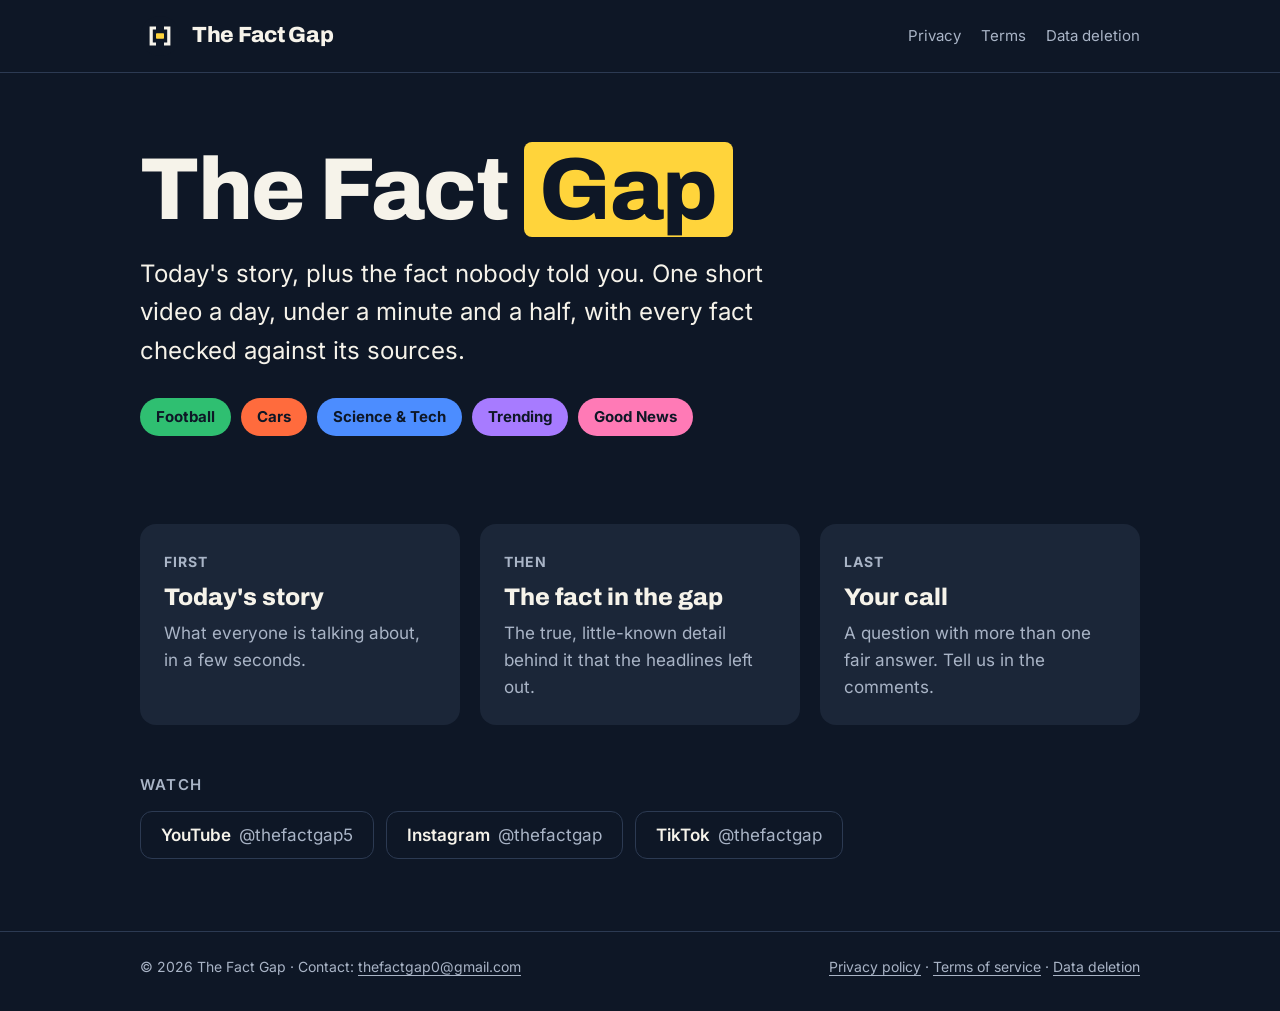
<file: index.html>
<!doctype html>
<html lang="en">
<head>
<meta charset="utf-8">
<meta name="viewport" content="width=device-width, initial-scale=1">
<title>The Fact Gap · Today's story, plus the fact nobody told you</title>
<meta name="description" content="Short videos on football, cars, science and tech, trending topics and good news: today's story, the little-known fact behind it, and a question for you.">
<link rel="icon" href="assets/icon.svg" type="image/svg+xml">
<link rel="stylesheet" href="assets/style.css">
</head>
<body>
<header class="site-header">
  <div class="wrap">
    <a class="brand" href="./"><img src="assets/icon.svg" alt="">The Fact Gap</a>
    <nav class="nav" aria-label="Site">
      <a href="privacy.html">Privacy</a>
      <a href="terms.html">Terms</a>
      <a href="data-deletion.html">Data deletion</a>
    </nav>
  </div>
</header>

<main class="wrap">
  <section class="hero">
    <h1>The Fact <span class="hl">Gap</span></h1>
    <p class="lead">Today's story, plus the fact nobody told you. One short video a day, under a minute and a half, with every fact checked against its sources.</p>
    <ul class="chips" aria-label="Topics">
      <li style="background: var(--football)">Football</li>
      <li style="background: var(--cars)">Cars</li>
      <li style="background: var(--science)">Science &amp; Tech</li>
      <li style="background: var(--trending)">Trending</li>
      <li style="background: var(--goodnews)">Good News</li>
    </ul>
  </section>

  <ol class="steps">
    <li>
      <span class="num">First</span>
      <h2>Today's story</h2>
      <p>What everyone is talking about, in a few seconds.</p>
    </li>
    <li>
      <span class="num">Then</span>
      <h2>The fact in the gap</h2>
      <p>The true, little-known detail behind it that the headlines left out.</p>
    </li>
    <li>
      <span class="num">Last</span>
      <h2>Your call</h2>
      <p>A question with more than one fair answer. Tell us in the comments.</p>
    </li>
  </ol>

  <section class="follow" aria-labelledby="follow-title">
    <h2 id="follow-title">Watch</h2>
    <ul>
      <li><a href="https://www.youtube.com/@thefactgap5">YouTube<span class="handle">@thefactgap5</span></a></li>
      <li><a href="https://www.instagram.com/thefactgap/">Instagram<span class="handle">@thefactgap</span></a></li>
      <li><a href="https://www.tiktok.com/@thefactgap">TikTok<span class="handle">@thefactgap</span></a></li>
    </ul>
  </section>
</main>

<footer class="site-footer">
  <div class="wrap">
    <span>© 2026 The Fact Gap · Contact: <a href="mailto:thefactgap0@gmail.com">thefactgap0@gmail.com</a></span>
    <span><a href="privacy.html">Privacy policy</a> · <a href="terms.html">Terms of service</a> · <a href="data-deletion.html">Data deletion</a></span>
  </div>
</footer>
</body>
</html>
</file>
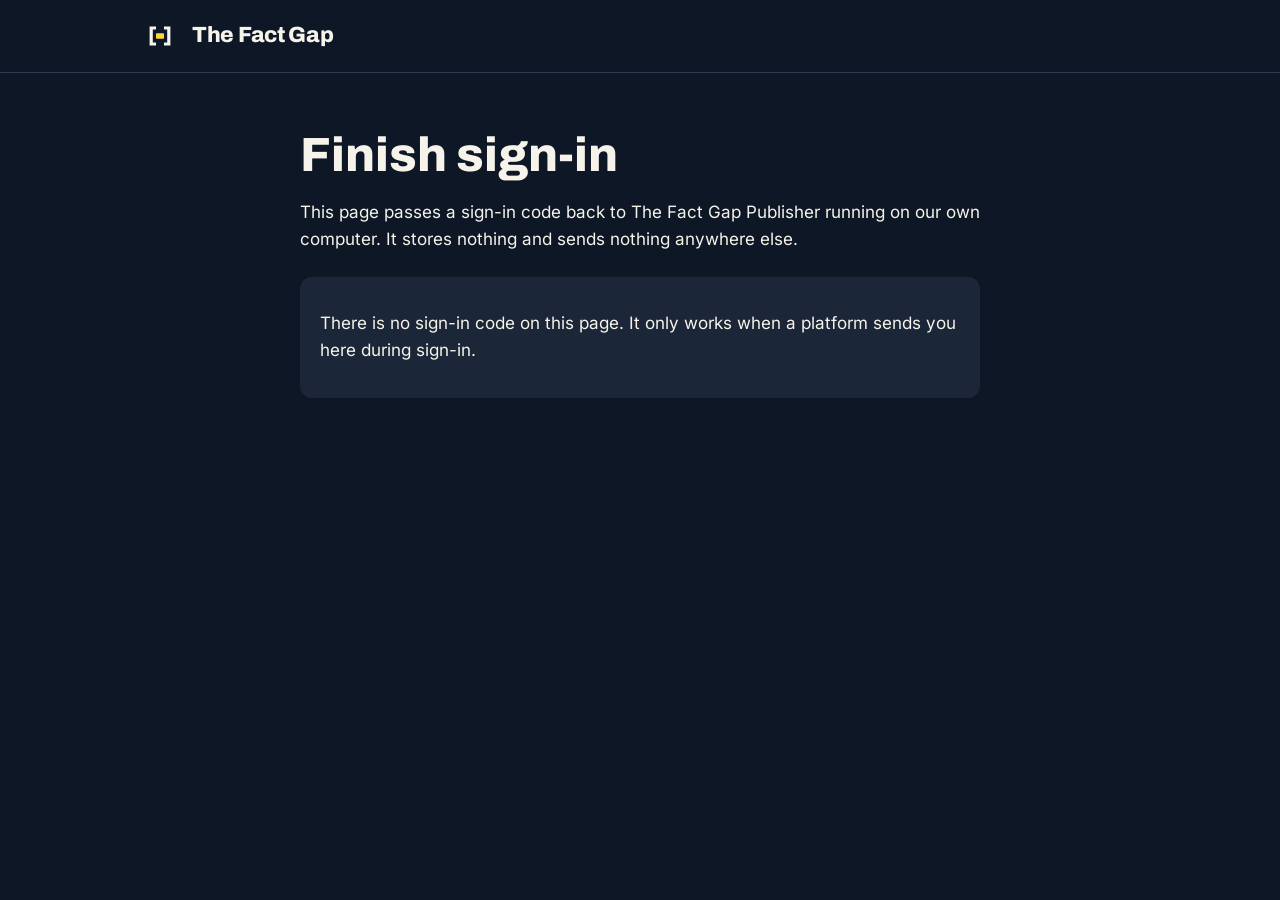
<file: callback/index.html>
<!doctype html>
<html lang="en">
<head>
<meta charset="utf-8">
<meta name="viewport" content="width=device-width, initial-scale=1">
<meta name="robots" content="noindex">
<meta name="referrer" content="no-referrer">
<title>Finish sign-in · The Fact Gap</title>
<link rel="icon" href="../assets/icon.svg" type="image/svg+xml">
<link rel="stylesheet" href="../assets/style.css">
</head>
<body>
<header class="site-header">
  <div class="wrap">
    <a class="brand" href="../"><img src="../assets/icon.svg" alt="">The Fact Gap</a>
  </div>
</header>

<main class="prose doc">
  <h1 id="title">Finish sign-in</h1>
  <p id="intro">This page passes a sign-in code back to The Fact Gap Publisher running on our own computer. It stores nothing and sends nothing anywhere else.</p>

  <div id="ok" hidden>
    <p>Sign-in worked. Click the button to hand the code to the Publisher. If the button doesn't work, copy the code and paste it where the Publisher asks for it.</p>
    <div class="code-box">
      <code id="code"></code>
      <button class="button secondary" id="copy" type="button">Copy code</button>
    </div>
    <p><a class="button" id="finish" href="http://127.0.0.1:8765/callback">Finish sign-in</a></p>
    <p class="meta" id="copied" role="status"></p>
  </div>

  <div id="failed" class="note" hidden>
    <p><strong>Sign-in didn't finish.</strong> <span id="reason"></span></p>
    <p>Close this tab and start the sign-in again from the Publisher.</p>
  </div>

  <div id="empty" class="note" hidden>
    <p>There is no sign-in code on this page. It only works when a platform sends you here during sign-in.</p>
  </div>
</main>

<script>
(function () {
  var params = new URLSearchParams(window.location.search);
  var code = params.get('code') || params.get('auth_code');
  var error = params.get('error') || params.get('error_code');
  var show = function (id) { document.getElementById(id).hidden = false; };

  if (error) {
    var detail = params.get('error_description') || params.get('error_reason') || error;
    document.getElementById('reason').textContent = 'The platform said: ' + detail;
    show('failed');
    return;
  }
  if (!code) { show('empty'); return; }

  document.getElementById('code').textContent = code;
  // Only ever forwards to the Publisher on this same computer.
  document.getElementById('finish').href = 'http://127.0.0.1:8765/callback' + window.location.search;
  show('ok');

  document.getElementById('copy').addEventListener('click', function () {
    var status = document.getElementById('copied');
    if (navigator.clipboard && navigator.clipboard.writeText) {
      navigator.clipboard.writeText(code).then(function () { status.textContent = 'Copied.'; },
        function () { status.textContent = 'Copy failed: select the code and copy it by hand.'; });
    } else {
      status.textContent = 'Select the code and copy it by hand.';
    }
  });
})();
</script>
</body>
</html>
</file>
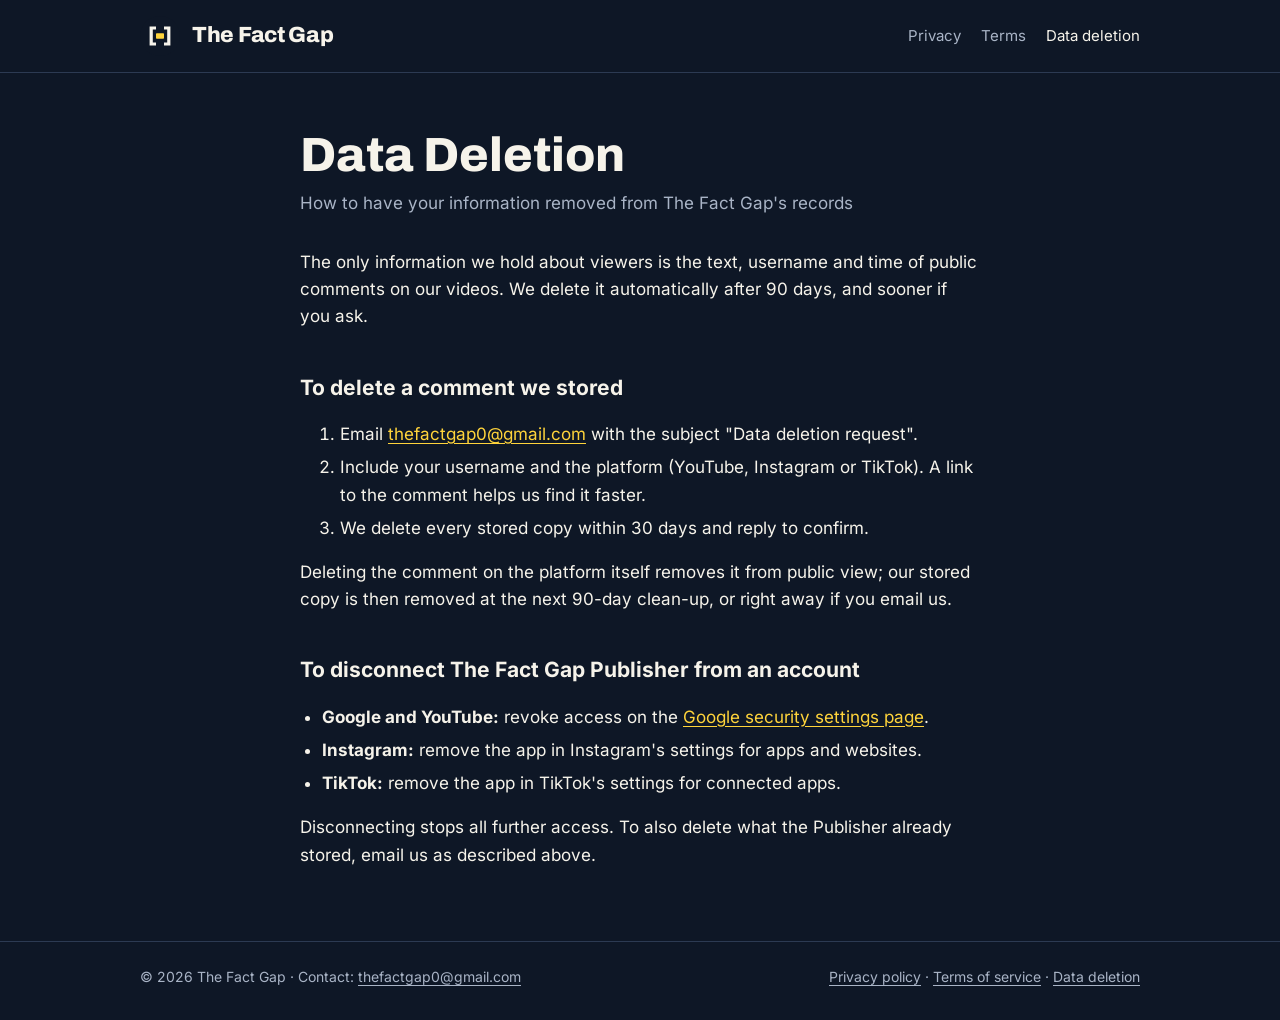
<file: data-deletion.html>
<!doctype html>
<html lang="en">
<head>
<meta charset="utf-8">
<meta name="viewport" content="width=device-width, initial-scale=1">
<title>Data Deletion · The Fact Gap</title>
<link rel="icon" href="assets/icon.svg" type="image/svg+xml">
<link rel="stylesheet" href="assets/style.css">
</head>
<body>
<header class="site-header">
  <div class="wrap">
    <a class="brand" href="./"><img src="assets/icon.svg" alt="">The Fact Gap</a>
    <nav class="nav" aria-label="Site">
      <a href="privacy.html">Privacy</a>
      <a href="terms.html">Terms</a>
      <a href="data-deletion.html" aria-current="page">Data deletion</a>
    </nav>
  </div>
</header>

<main class="prose doc">
  <h1>Data Deletion</h1>
  <p class="meta">How to have your information removed from The Fact Gap's records</p>

  <p>The only information we hold about viewers is the text, username and time of public comments on our videos. We delete it automatically after 90 days, and sooner if you ask.</p>

  <h2>To delete a comment we stored</h2>
  <ol>
    <li>Email <a href="mailto:thefactgap0@gmail.com?subject=Data%20deletion%20request">thefactgap0@gmail.com</a> with the subject "Data deletion request".</li>
    <li>Include your username and the platform (YouTube, Instagram or TikTok). A link to the comment helps us find it faster.</li>
    <li>We delete every stored copy within 30 days and reply to confirm.</li>
  </ol>
  <p>Deleting the comment on the platform itself removes it from public view; our stored copy is then removed at the next 90-day clean-up, or right away if you email us.</p>

  <h2>To disconnect The Fact Gap Publisher from an account</h2>
  <ul>
    <li><strong>Google and YouTube:</strong> revoke access on the <a href="https://security.google.com/settings/security/permissions">Google security settings page</a>.</li>
    <li><strong>Instagram:</strong> remove the app in Instagram's settings for apps and websites.</li>
    <li><strong>TikTok:</strong> remove the app in TikTok's settings for connected apps.</li>
  </ul>
  <p>Disconnecting stops all further access. To also delete what the Publisher already stored, email us as described above.</p>
</main>

<footer class="site-footer">
  <div class="wrap">
    <span>© 2026 The Fact Gap · Contact: <a href="mailto:thefactgap0@gmail.com">thefactgap0@gmail.com</a></span>
    <span><a href="privacy.html">Privacy policy</a> · <a href="terms.html">Terms of service</a> · <a href="data-deletion.html">Data deletion</a></span>
  </div>
</footer>
</body>
</html>
</file>
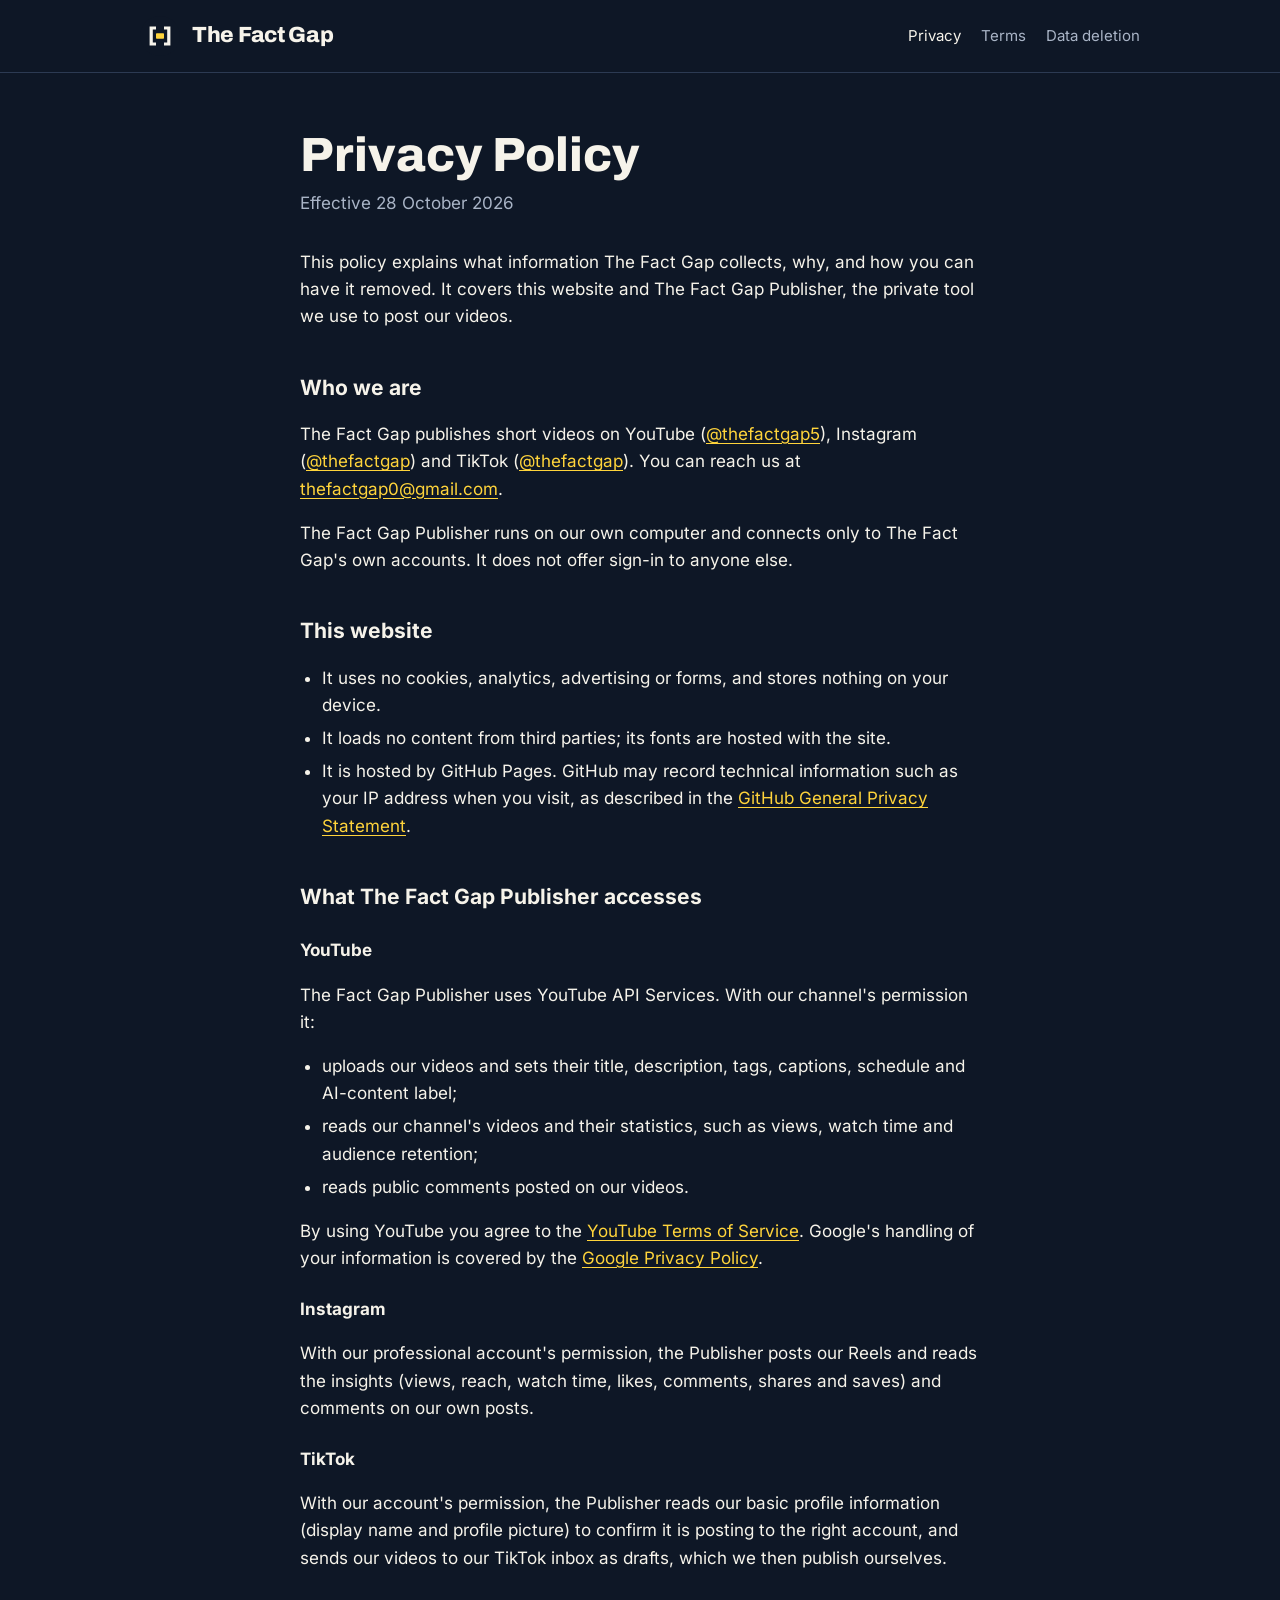
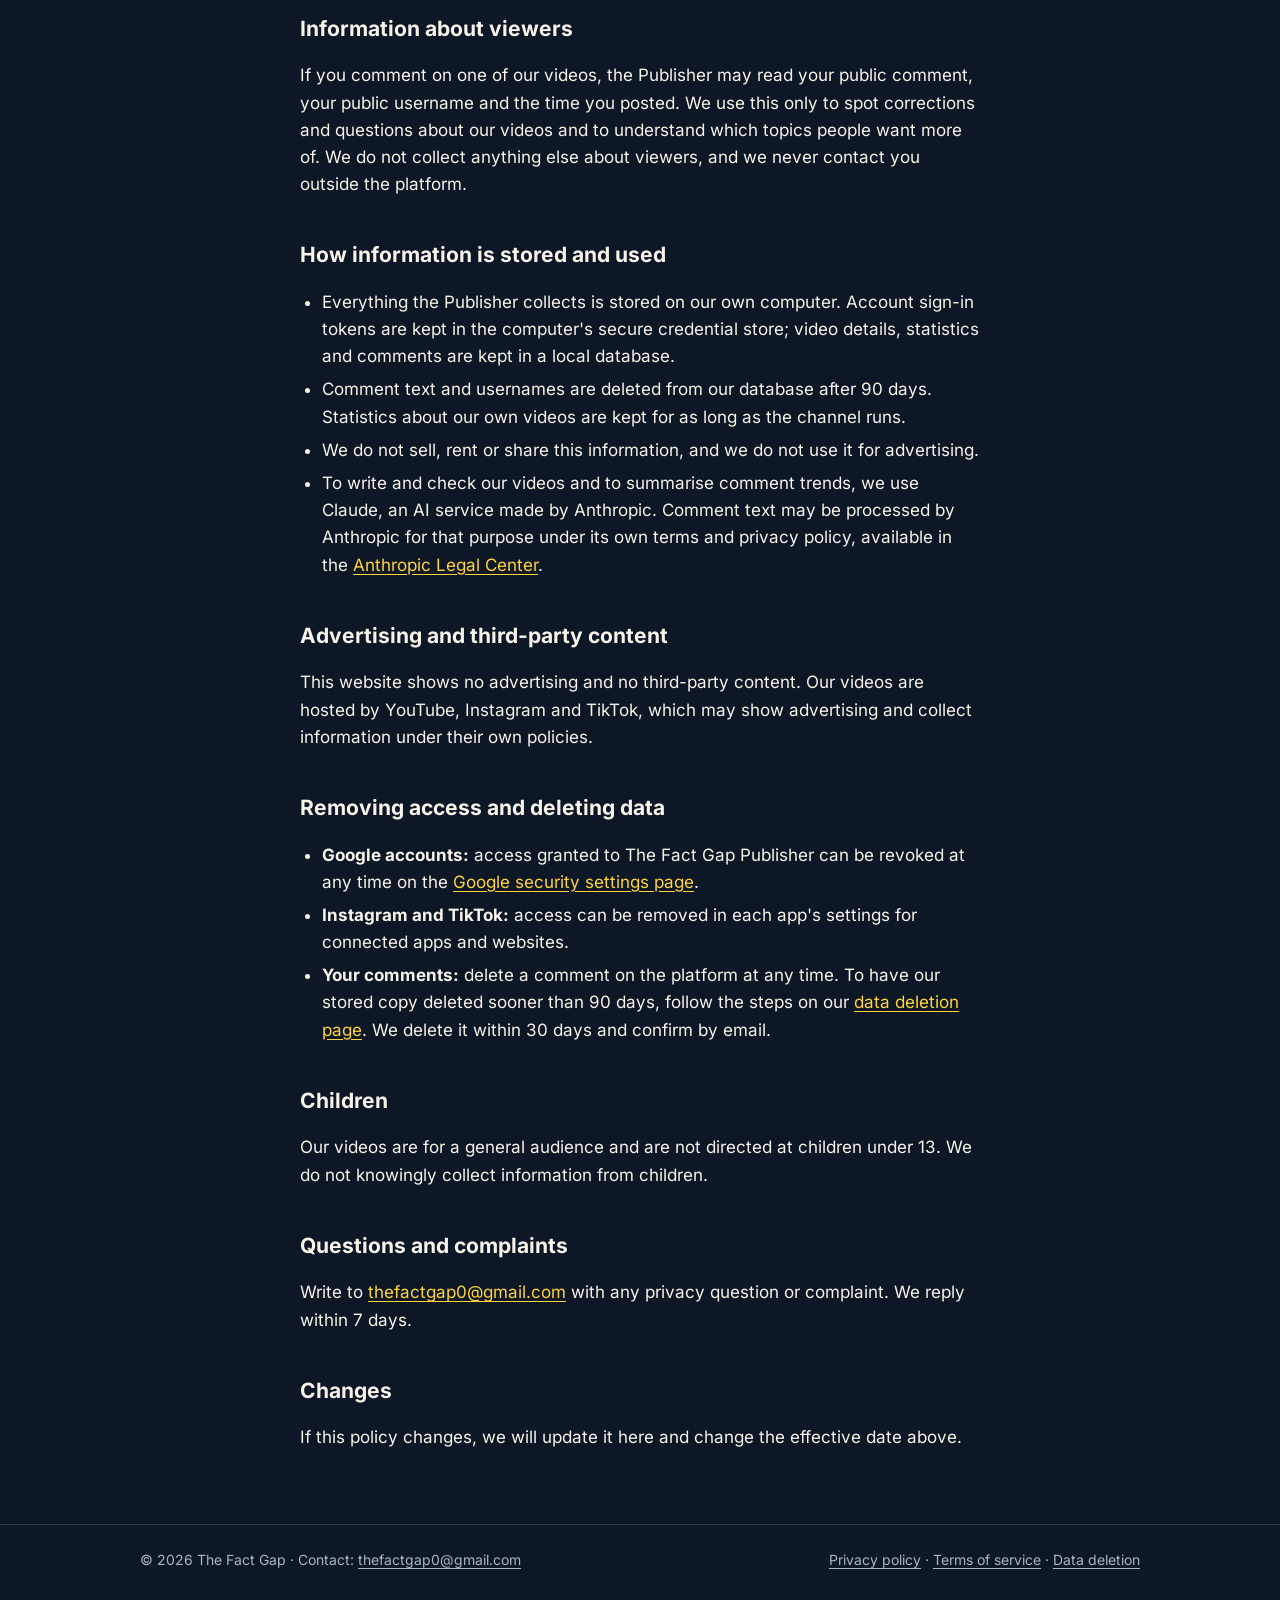
<file: privacy.html>
<!doctype html>
<html lang="en">
<head>
<meta charset="utf-8">
<meta name="viewport" content="width=device-width, initial-scale=1">
<title>Privacy Policy · The Fact Gap</title>
<link rel="icon" href="assets/icon.svg" type="image/svg+xml">
<link rel="stylesheet" href="assets/style.css">
</head>
<body>
<header class="site-header">
  <div class="wrap">
    <a class="brand" href="./"><img src="assets/icon.svg" alt="">The Fact Gap</a>
    <nav class="nav" aria-label="Site">
      <a href="privacy.html" aria-current="page">Privacy</a>
      <a href="terms.html">Terms</a>
      <a href="data-deletion.html">Data deletion</a>
    </nav>
  </div>
</header>

<main class="prose doc">
  <h1>Privacy Policy</h1>
  <p class="meta">Effective 28 October 2026</p>

  <p>This policy explains what information The Fact Gap collects, why, and how you can have it removed. It covers this website and The Fact Gap Publisher, the private tool we use to post our videos.</p>

  <h2>Who we are</h2>
  <p>The Fact Gap publishes short videos on YouTube (<a href="https://www.youtube.com/@thefactgap5">@thefactgap5</a>), Instagram (<a href="https://www.instagram.com/thefactgap/">@thefactgap</a>) and TikTok (<a href="https://www.tiktok.com/@thefactgap">@thefactgap</a>). You can reach us at <a href="mailto:thefactgap0@gmail.com">thefactgap0@gmail.com</a>.</p>
  <p>The Fact Gap Publisher runs on our own computer and connects only to The Fact Gap's own accounts. It does not offer sign-in to anyone else.</p>

  <h2>This website</h2>
  <ul>
    <li>It uses no cookies, analytics, advertising or forms, and stores nothing on your device.</li>
    <li>It loads no content from third parties; its fonts are hosted with the site.</li>
    <li>It is hosted by GitHub Pages. GitHub may record technical information such as your IP address when you visit, as described in the <a href="https://docs.github.com/en/site-policy/privacy-policies/github-general-privacy-statement">GitHub General Privacy Statement</a>.</li>
  </ul>

  <h2>What The Fact Gap Publisher accesses</h2>

  <h3>YouTube</h3>
  <p>The Fact Gap Publisher uses YouTube API Services. With our channel's permission it:</p>
  <ul>
    <li>uploads our videos and sets their title, description, tags, captions, schedule and AI-content label;</li>
    <li>reads our channel's videos and their statistics, such as views, watch time and audience retention;</li>
    <li>reads public comments posted on our videos.</li>
  </ul>
  <p>By using YouTube you agree to the <a href="https://www.youtube.com/t/terms">YouTube Terms of Service</a>. Google's handling of your information is covered by the <a href="http://www.google.com/policies/privacy">Google Privacy Policy</a>.</p>

  <h3>Instagram</h3>
  <p>With our professional account's permission, the Publisher posts our Reels and reads the insights (views, reach, watch time, likes, comments, shares and saves) and comments on our own posts.</p>

  <h3>TikTok</h3>
  <p>With our account's permission, the Publisher reads our basic profile information (display name and profile picture) to confirm it is posting to the right account, and sends our videos to our TikTok inbox as drafts, which we then publish ourselves.</p>

  <h2>Information about viewers</h2>
  <p>If you comment on one of our videos, the Publisher may read your public comment, your public username and the time you posted. We use this only to spot corrections and questions about our videos and to understand which topics people want more of. We do not collect anything else about viewers, and we never contact you outside the platform.</p>

  <h2>How information is stored and used</h2>
  <ul>
    <li>Everything the Publisher collects is stored on our own computer. Account sign-in tokens are kept in the computer's secure credential store; video details, statistics and comments are kept in a local database.</li>
    <li>Comment text and usernames are deleted from our database after 90 days. Statistics about our own videos are kept for as long as the channel runs.</li>
    <li>We do not sell, rent or share this information, and we do not use it for advertising.</li>
    <li>To write and check our videos and to summarise comment trends, we use Claude, an AI service made by Anthropic. Comment text may be processed by Anthropic for that purpose under its own terms and privacy policy, available in the <a href="https://www.anthropic.com/legal">Anthropic Legal Center</a>.</li>
  </ul>

  <h2>Advertising and third-party content</h2>
  <p>This website shows no advertising and no third-party content. Our videos are hosted by YouTube, Instagram and TikTok, which may show advertising and collect information under their own policies.</p>

  <h2>Removing access and deleting data</h2>
  <ul>
    <li><strong>Google accounts:</strong> access granted to The Fact Gap Publisher can be revoked at any time on the <a href="https://security.google.com/settings/security/permissions">Google security settings page</a>.</li>
    <li><strong>Instagram and TikTok:</strong> access can be removed in each app's settings for connected apps and websites.</li>
    <li><strong>Your comments:</strong> delete a comment on the platform at any time. To have our stored copy deleted sooner than 90 days, follow the steps on our <a href="data-deletion.html">data deletion page</a>. We delete it within 30 days and confirm by email.</li>
  </ul>

  <h2>Children</h2>
  <p>Our videos are for a general audience and are not directed at children under 13. We do not knowingly collect information from children.</p>

  <h2>Questions and complaints</h2>
  <p>Write to <a href="mailto:thefactgap0@gmail.com">thefactgap0@gmail.com</a> with any privacy question or complaint. We reply within 7 days.</p>

  <h2>Changes</h2>
  <p>If this policy changes, we will update it here and change the effective date above.</p>
</main>

<footer class="site-footer">
  <div class="wrap">
    <span>© 2026 The Fact Gap · Contact: <a href="mailto:thefactgap0@gmail.com">thefactgap0@gmail.com</a></span>
    <span><a href="privacy.html">Privacy policy</a> · <a href="terms.html">Terms of service</a> · <a href="data-deletion.html">Data deletion</a></span>
  </div>
</footer>
</body>
</html>
</file>
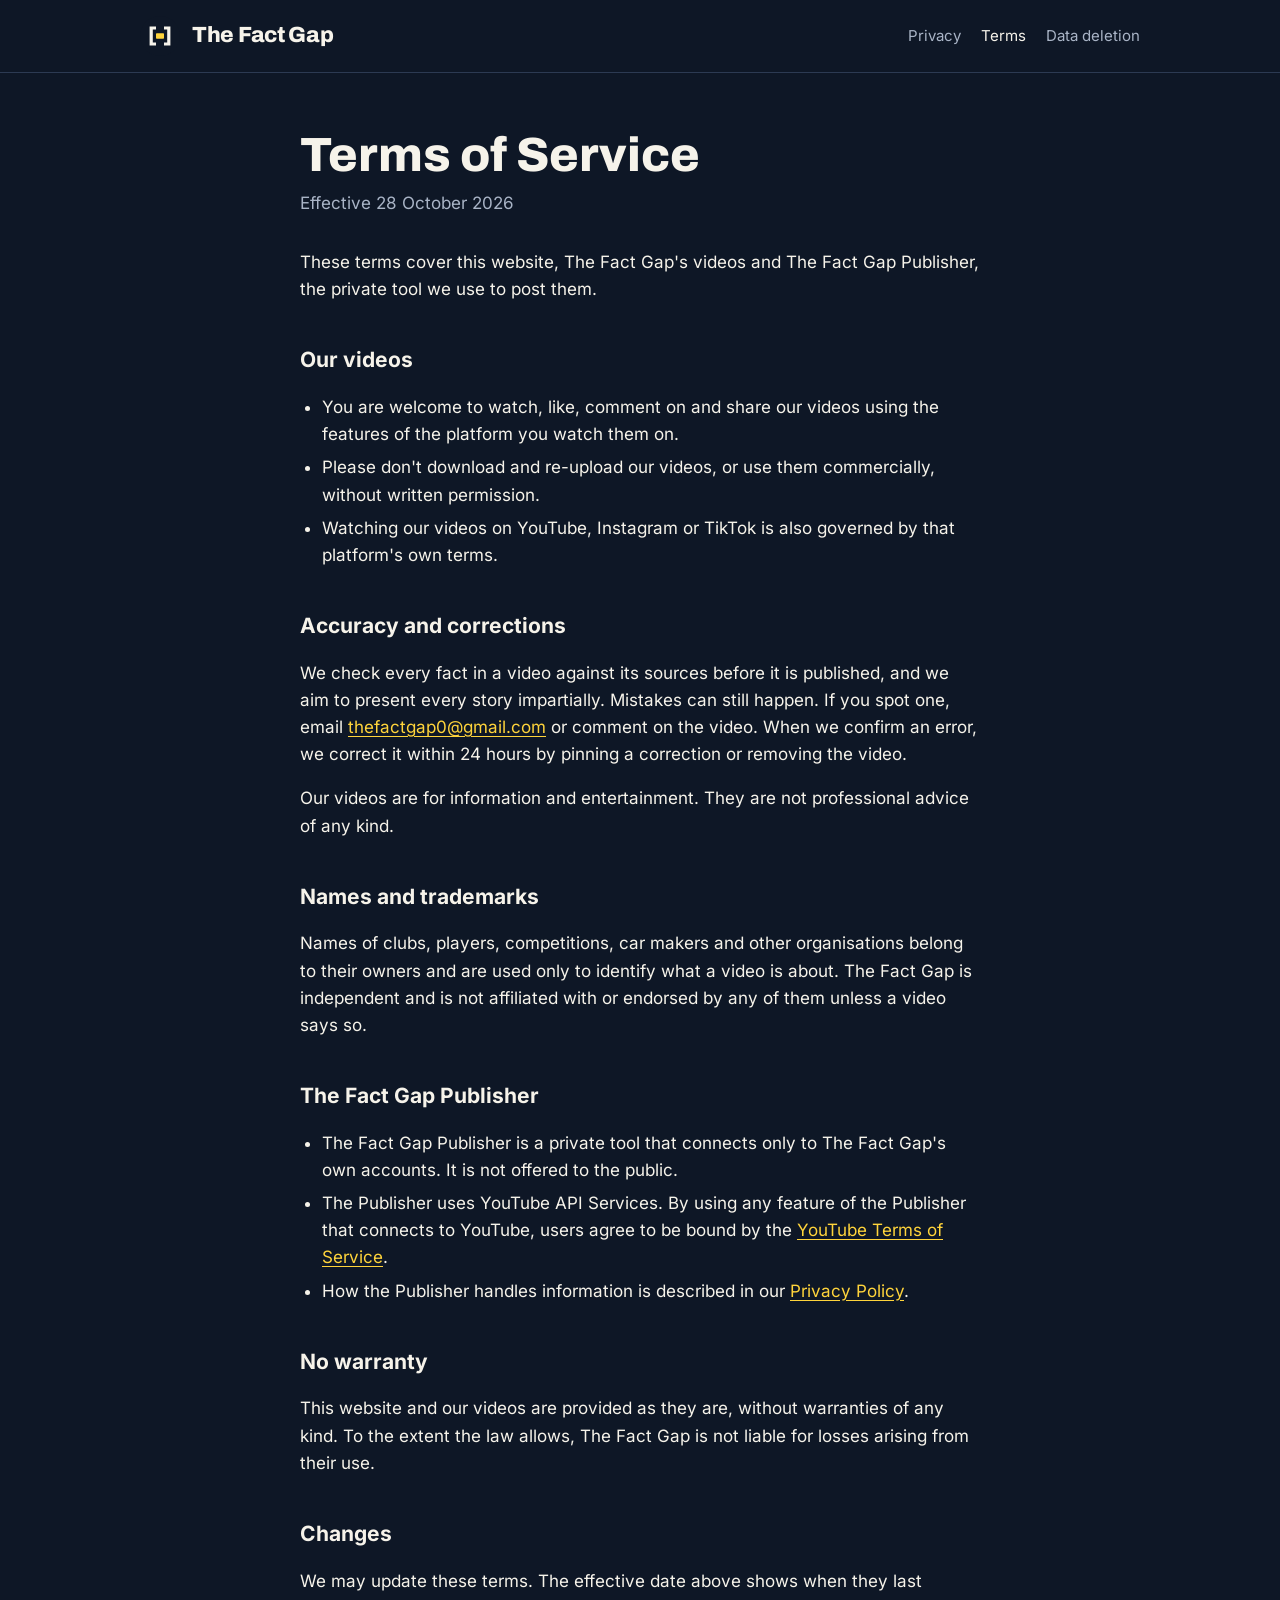
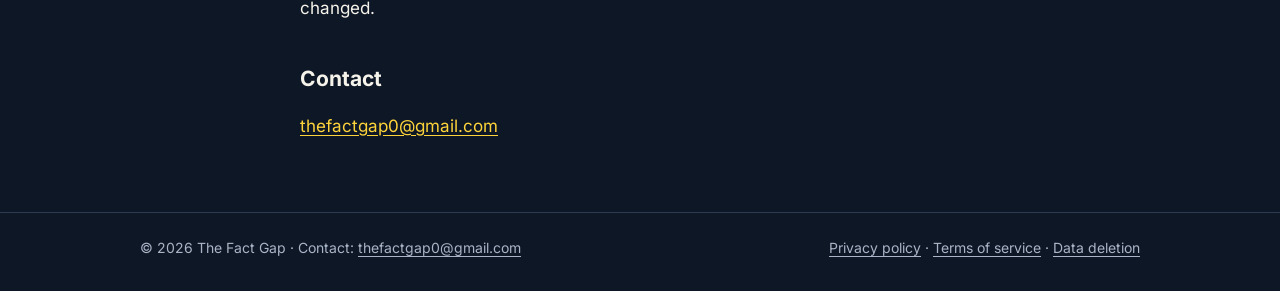
<file: terms.html>
<!doctype html>
<html lang="en">
<head>
<meta charset="utf-8">
<meta name="viewport" content="width=device-width, initial-scale=1">
<title>Terms of Service · The Fact Gap</title>
<link rel="icon" href="assets/icon.svg" type="image/svg+xml">
<link rel="stylesheet" href="assets/style.css">
</head>
<body>
<header class="site-header">
  <div class="wrap">
    <a class="brand" href="./"><img src="assets/icon.svg" alt="">The Fact Gap</a>
    <nav class="nav" aria-label="Site">
      <a href="privacy.html">Privacy</a>
      <a href="terms.html" aria-current="page">Terms</a>
      <a href="data-deletion.html">Data deletion</a>
    </nav>
  </div>
</header>

<main class="prose doc">
  <h1>Terms of Service</h1>
  <p class="meta">Effective 28 October 2026</p>

  <p>These terms cover this website, The Fact Gap's videos and The Fact Gap Publisher, the private tool we use to post them.</p>

  <h2>Our videos</h2>
  <ul>
    <li>You are welcome to watch, like, comment on and share our videos using the features of the platform you watch them on.</li>
    <li>Please don't download and re-upload our videos, or use them commercially, without written permission.</li>
    <li>Watching our videos on YouTube, Instagram or TikTok is also governed by that platform's own terms.</li>
  </ul>

  <h2>Accuracy and corrections</h2>
  <p>We check every fact in a video against its sources before it is published, and we aim to present every story impartially. Mistakes can still happen. If you spot one, email <a href="mailto:thefactgap0@gmail.com">thefactgap0@gmail.com</a> or comment on the video. When we confirm an error, we correct it within 24 hours by pinning a correction or removing the video.</p>
  <p>Our videos are for information and entertainment. They are not professional advice of any kind.</p>

  <h2>Names and trademarks</h2>
  <p>Names of clubs, players, competitions, car makers and other organisations belong to their owners and are used only to identify what a video is about. The Fact Gap is independent and is not affiliated with or endorsed by any of them unless a video says so.</p>

  <h2>The Fact Gap Publisher</h2>
  <ul>
    <li>The Fact Gap Publisher is a private tool that connects only to The Fact Gap's own accounts. It is not offered to the public.</li>
    <li>The Publisher uses YouTube API Services. By using any feature of the Publisher that connects to YouTube, users agree to be bound by the <a href="https://www.youtube.com/t/terms">YouTube Terms of Service</a>.</li>
    <li>How the Publisher handles information is described in our <a href="privacy.html">Privacy Policy</a>.</li>
  </ul>

  <h2>No warranty</h2>
  <p>This website and our videos are provided as they are, without warranties of any kind. To the extent the law allows, The Fact Gap is not liable for losses arising from their use.</p>

  <h2>Changes</h2>
  <p>We may update these terms. The effective date above shows when they last changed.</p>

  <h2>Contact</h2>
  <p><a href="mailto:thefactgap0@gmail.com">thefactgap0@gmail.com</a></p>
</main>

<footer class="site-footer">
  <div class="wrap">
    <span>© 2026 The Fact Gap · Contact: <a href="mailto:thefactgap0@gmail.com">thefactgap0@gmail.com</a></span>
    <span><a href="privacy.html">Privacy policy</a> · <a href="terms.html">Terms of service</a> · <a href="data-deletion.html">Data deletion</a></span>
  </div>
</footer>
</body>
</html>
</file>
<file: assets/style.css>
@font-face { font-family: "Archivo"; font-weight: 800; font-display: swap; src: url("fonts/archivo-latin-800-normal.woff2") format("woff2"); }
@font-face { font-family: "Inter"; font-weight: 400; font-display: swap; src: url("fonts/inter-latin-400-normal.woff2") format("woff2"); }
@font-face { font-family: "Inter"; font-weight: 600; font-display: swap; src: url("fonts/inter-latin-600-normal.woff2") format("woff2"); }
@font-face { font-family: "Inter"; font-weight: 700; font-display: swap; src: url("fonts/inter-latin-700-normal.woff2") format("woff2"); }

:root {
  --ink: #0E1726;
  --surface: #1B2638;
  --line: #2C3A52;
  --paper: #F6F3EA;
  --gap: #FFD43B;
  --mist: #A9B4C6;
  --football: #2FBF71;
  --cars: #FF6B3D;
  --science: #4C8DFF;
  --trending: #A77BFF;
  --goodnews: #FF7AB6;
}

* { box-sizing: border-box; }

html { -webkit-text-size-adjust: 100%; }

body {
  margin: 0;
  background: var(--ink);
  color: var(--paper);
  font-family: "Inter", system-ui, -apple-system, "Segoe UI", Roboto, sans-serif;
  font-size: 17px;
  line-height: 1.6;
}

a { color: var(--gap); text-underline-offset: 3px; }
a:hover { color: var(--paper); }
a:focus-visible { outline: 3px solid var(--gap); outline-offset: 3px; border-radius: 4px; }

.wrap { max-width: 1040px; margin: 0 auto; padding: 0 20px; }
.prose { max-width: 720px; margin: 0 auto; padding: 0 20px; }

/* Header and footer */
.site-header { border-bottom: 1px solid var(--line); }
.site-header .wrap { display: flex; align-items: center; justify-content: space-between; gap: 16px; padding-top: 16px; padding-bottom: 16px; flex-wrap: wrap; }
.brand { display: inline-flex; align-items: center; gap: 12px; color: var(--paper); text-decoration: none; font-family: "Archivo", "Inter", sans-serif; font-weight: 800; font-size: 22px; letter-spacing: -0.3px; }
.brand img { width: 40px; height: 40px; border-radius: 50%; }
.brand:hover { color: var(--paper); }
.nav { display: flex; gap: 20px; flex-wrap: wrap; font-size: 15px; }
.nav a { color: var(--mist); text-decoration: none; }
.nav a:hover, .nav a[aria-current="page"] { color: var(--paper); }

.site-footer { border-top: 1px solid var(--line); margin-top: 72px; color: var(--mist); font-size: 14px; }
.site-footer .wrap { display: flex; justify-content: space-between; gap: 16px; flex-wrap: wrap; padding-top: 24px; padding-bottom: 32px; }
.site-footer a { color: var(--mist); }
.site-footer a:hover { color: var(--paper); }

/* Home */
.hero { padding: 72px 0 40px; }
.hero h1 { font-family: "Archivo", "Inter", sans-serif; font-weight: 800; font-size: clamp(44px, 9vw, 88px); line-height: 1.02; letter-spacing: -1.5px; margin: 0 0 20px; }
.hl { background: var(--gap); color: var(--ink); padding: 0 0.18em; border-radius: 8px; }
.hero p.lead { font-size: clamp(19px, 2.6vw, 24px); margin: 0; max-width: 640px; }

.chips { display: flex; flex-wrap: wrap; gap: 10px; margin: 28px 0 0; padding: 0; list-style: none; }
.chips li { color: var(--ink); font-weight: 700; font-size: 15px; padding: 7px 16px; border-radius: 999px; }

.steps { display: grid; grid-template-columns: repeat(3, minmax(0, 1fr)); gap: 20px; margin: 48px 0 0; padding: 0; list-style: none; }
.steps li { background: var(--surface); border-radius: 16px; padding: 24px; }
.steps .num { display: inline-block; font-weight: 700; font-size: 14px; color: var(--mist); letter-spacing: 1px; text-transform: uppercase; }
.steps h2 { font-family: "Archivo", "Inter", sans-serif; font-weight: 800; font-size: 24px; line-height: 1.2; margin: 8px 0 8px; }
.steps p { margin: 0; color: var(--mist); }

.follow { margin-top: 48px; }
.follow h2 { font-size: 15px; font-weight: 600; letter-spacing: 1.2px; text-transform: uppercase; color: var(--mist); margin: 0 0 14px; }
.follow ul { display: flex; flex-wrap: wrap; gap: 12px; margin: 0; padding: 0; list-style: none; }
.follow a { display: inline-flex; align-items: center; min-height: 48px; padding: 0 20px; border: 1px solid var(--line); border-radius: 12px; color: var(--paper); text-decoration: none; font-weight: 600; }
.follow a:hover { border-color: var(--gap); }
.follow .handle { color: var(--mist); font-weight: 400; margin-left: 8px; }

/* Legal pages */
.doc { padding-top: 56px; }
.doc h1 { font-family: "Archivo", "Inter", sans-serif; font-weight: 800; font-size: clamp(34px, 6vw, 48px); line-height: 1.1; margin: 0 0 8px; }
.doc .meta { color: var(--mist); margin: 0 0 32px; }
.doc h2 { font-size: 21px; font-weight: 700; margin: 40px 0 8px; }
.doc h3 { font-size: 17px; font-weight: 700; margin: 24px 0 4px; }
.doc ul { padding-left: 22px; }
.doc li { margin: 6px 0; }
.note { background: var(--surface); border-radius: 12px; padding: 16px 20px; margin: 24px 0; }

/* Callback */
.code-box { display: flex; gap: 12px; flex-wrap: wrap; align-items: center; margin: 20px 0; }
.code-box code { flex: 1 1 280px; min-width: 0; overflow-wrap: anywhere; background: var(--surface); border: 1px solid var(--line); border-radius: 10px; padding: 14px 16px; font-size: 15px; }
.button { display: inline-flex; align-items: center; justify-content: center; min-height: 48px; padding: 0 22px; border-radius: 12px; border: 0; background: var(--gap); color: var(--ink); font: inherit; font-weight: 700; text-decoration: none; cursor: pointer; }
.button:hover { background: var(--paper); color: var(--ink); }
.button.secondary { background: transparent; color: var(--paper); border: 1px solid var(--line); }
.button.secondary:hover { border-color: var(--gap); color: var(--paper); }

@media (max-width: 720px) {
  .steps { grid-template-columns: minmax(0, 1fr); }
  .hero { padding-top: 48px; }
}
</file>
